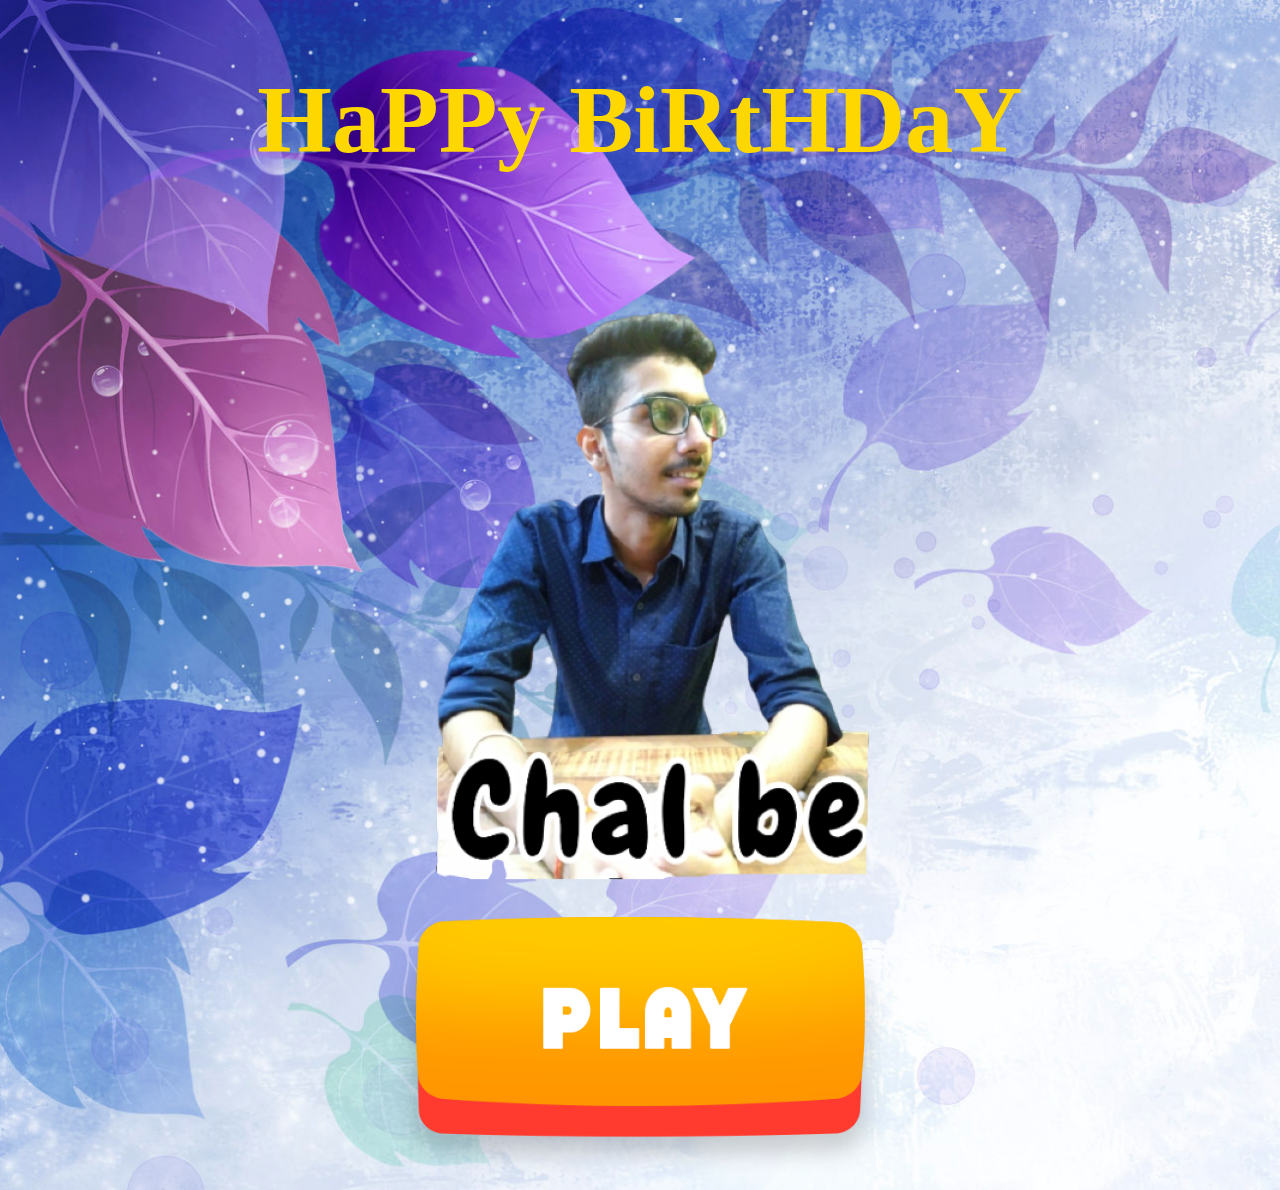
<file: memory-game-master/home.html>
<!doctype html>
<html>
<head>
<meta charset="utf-8">
<title>BirthdayS</title>
<style type="text/css">
.bold {
}
</style>
</head>
<body>
<body background="img/fields.jpg" style="background-repeat: no-repeat; background-size: cover;">

<font size="8" color="gold"><h1><center>HaPPy BiRtHDaY</h1>
 </center></h1></font>
<br>
<center><img src="img/chopra.png" alt="BHAI" title="Choprasi"/></center><br>
<center><a href="index.html"><img src="img/play.png" /></a></center>
<audio src="audio/Song.mp3" autoplay>
</audio>

</body>
</html>
</file>
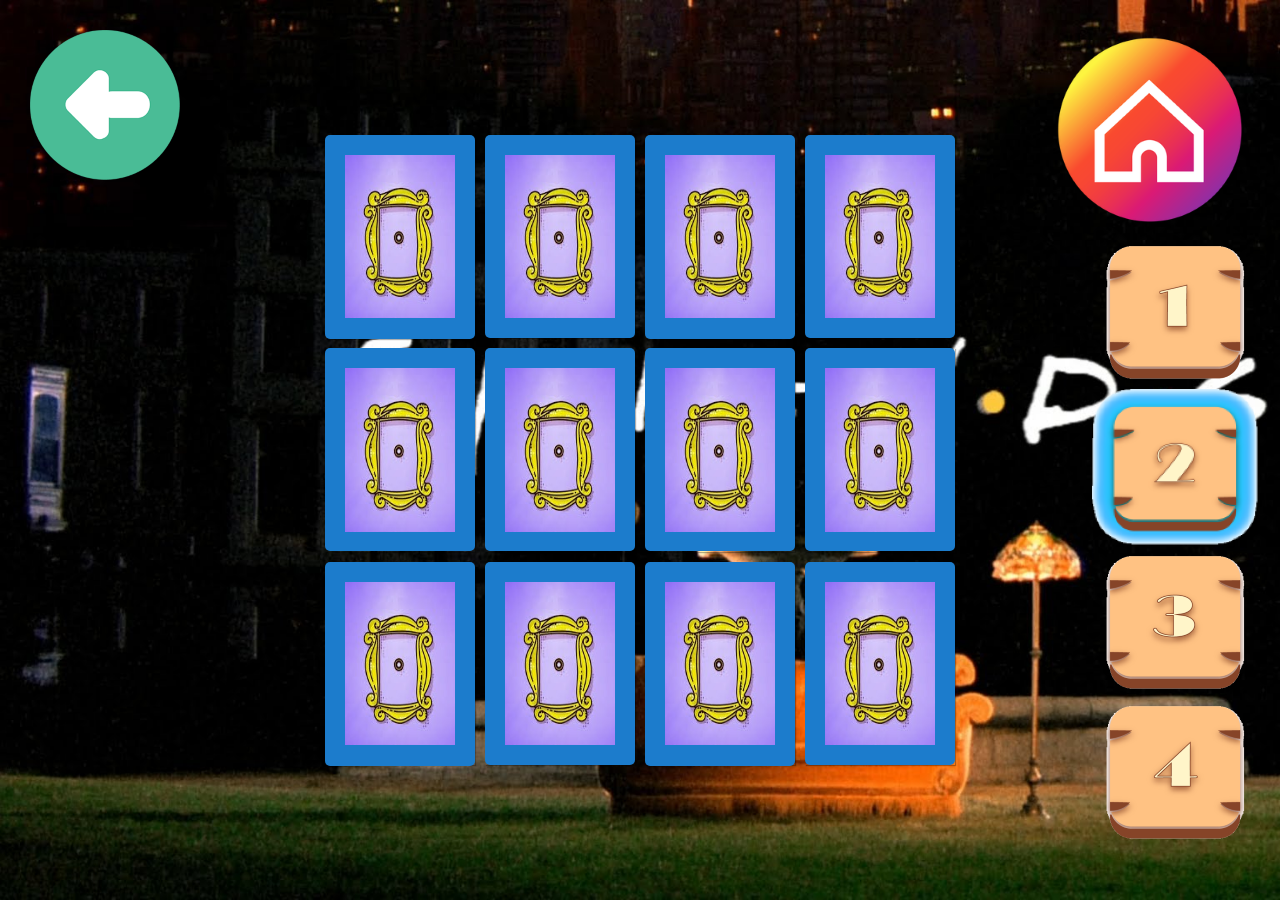
<file: memory-game-master/index2.html>
<!DOCTYPE html>
<html lang="en">
<head>
  <meta charset="UTF-8">

  <title>Memory Game</title>

  <link rel="stylesheet" href="styles.css">
</head>
<body>
<body background = "img/bg2.png" style="background-repeat: no-repeat; background-size: cover;">
  <section class="memory-game">
    <div class="memory-card" data-framework="aurelia">
      <img class="front-face" src="img/2/a.jfif" alt="Aurelia" />
      <img class="back-face" src="img/2/logo.jfif" alt="JS Badge" />
    </div>
    <div class="memory-card" data-framework="aurelia">
      <img class="front-face" src="img/2/a.jfif" alt="Aurelia" />
      <img class="back-face" src="img/2/logo.jfif" alt="JS Badge" />
    </div>

    <div class="memory-card" data-framework="vue">
      <img class="front-face" src="img/2/b.jfif" alt="Vue" />
      <img class="back-face" src="img/2/logo.jfif" alt="JS Badge" />
    </div>
    <div class="memory-card" data-framework="vue">
      <img class="front-face" src="img/2/b.jfif" alt="Vue" />
      <img class="back-face" src="img/2/logo.jfif" alt="JS Badge" />
    </div>

    <div class="memory-card" data-framework="angular">
      <img class="front-face" src="img/2/c.jfif" alt="Angular" />
      <img class="back-face" src="img/2/logo.jfif" alt="JS Badge" />
    </div>
    <div class="memory-card" data-framework="angular">
      <img class="front-face" src="img/2/c.jfif" alt="Angular" />
      <img class="back-face" src="img/2/logo.jfif" alt="JS Badge" />
    </div>

    <div class="memory-card" data-framework="ember">
      <img class="front-face" src="img/2/d.jfif" alt="Ember" />
      <img class="back-face" src="img/2/logo.jfif" alt="JS Badge" />
    </div>
    <div class="memory-card" data-framework="ember">
      <img class="front-face" src="img/2/d.jfif" alt="Ember" />
      <img class="back-face" src="img/2/logo.jfif" alt="JS Badge" />
    </div>

    <div class="memory-card" data-framework="backbone">
      <img class="front-face" src="img/2/e.jfif" alt="Backbone" />
      <img class="back-face" src="img/2/logo.jfif" alt="JS Badge" />
    </div>
    <div class="memory-card" data-framework="backbone">
      <img class="front-face" src="img/2/e.jfif" alt="Backbone" />
      <img class="back-face" src="img/2/logo.jfif" alt="JS Badge" />
    </div>

    <div class="memory-card" data-framework="react">
      <img class="front-face" src="img/2/f.jfif" alt="React" />
      <img class="back-face" src="img/2/logo.jfif" alt="JS Badge" />
    </div>
    <div class="memory-card" data-framework="react">
      <img class="front-face" src="img/2/f.jfif" alt="React" />
      <img class="back-face" src="img/2/logo.jfif" alt="JS Badge" />
    </div>
  </section>
 <a href="index.html"><img src="img/back.png" style="position: absolute; top: 30px; left: 30px;"/></a>
 <a href="home.html"><img src="buttons/home.png" style="position: absolute; top: 30px; right: 30px;"/></a>
 <a href="index.html"><img src="buttons/1.png" style="position: absolute; top: 240px; right: 30px;"></a>
 <a href="index2.html"><img src="buttons/2-2.png" style="position: absolute; top: 382px; right: 15px;"></a>
 <a href="index3.html"><img src="buttons/3.png" style="position: absolute; top: 550px; right: 30px;"></a>
 <a href="index4.html"><img src="buttons/4.png" style="position: absolute; top: 700px; right: 30px;"></a>
  <script src="scripts.js"></script>
  <audio src="audio/Friends.mp3" autoplay>
</audio>
</body>
</html>
</file>
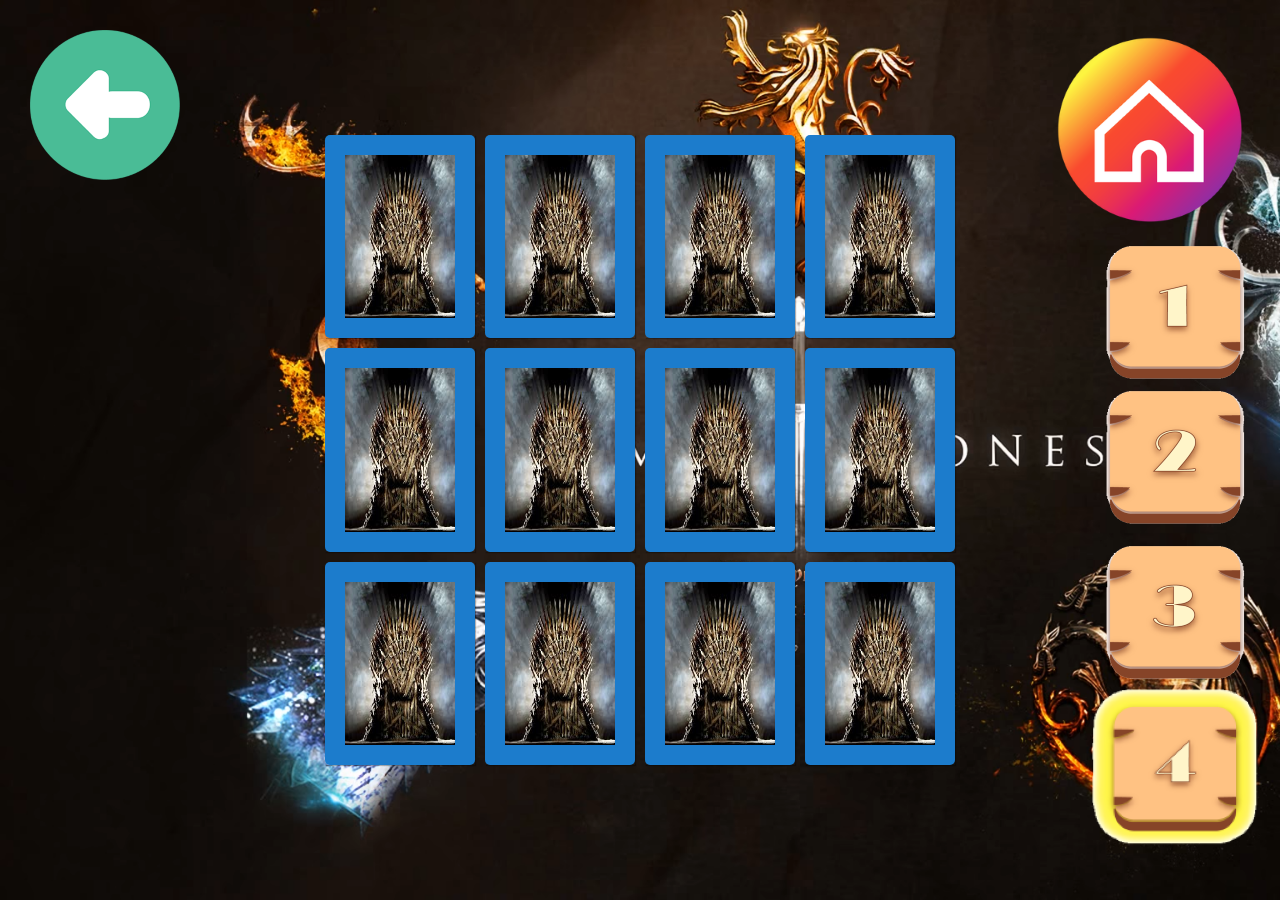
<file: memory-game-master/index4.html>
<!DOCTYPE html>
<html lang="en">
<head>
  <meta charset="UTF-8">

  <title>Memory Game</title>

  <link rel="stylesheet" href="styles.css">
</head>
<body>
<body background = "img/bg4.png" style="background-repeat: no-repeat; background-size: cover;">
  <section class="memory-game">
    <div class="memory-card" data-framework="aurelia">
      <img class="front-face" src="img/4/a.jfif" alt="Aurelia" />
      <img class="back-face" src="img/4/logo.jfif" alt="JS Badge" />
    </div>
    <div class="memory-card" data-framework="aurelia">
      <img class="front-face" src="img/4/a.jfif" alt="Aurelia" />
      <img class="back-face" src="img/4/logo.jfif" alt="JS Badge" />
    </div>

    <div class="memory-card" data-framework="vue">
      <img class="front-face" src="img/4/b.jfif" alt="Vue" />
      <img class="back-face" src="img/4/logo.jfif" alt="JS Badge" />
    </div>
    <div class="memory-card" data-framework="vue">
      <img class="front-face" src="img/4/b.jfif" alt="Vue" />
      <img class="back-face" src="img/4/logo.jfif" alt="JS Badge" />
    </div>

    <div class="memory-card" data-framework="angular">
      <img class="front-face" src="img/4/c.jfif" alt="Angular" />
      <img class="back-face" src="img/4/logo.jfif" alt="JS Badge" />
    </div>
    <div class="memory-card" data-framework="angular">
      <img class="front-face" src="img/4/c.jfif" alt="Angular" />
      <img class="back-face" src="img/4/logo.jfif" alt="JS Badge" />
    </div>

    <div class="memory-card" data-framework="ember">
      <img class="front-face" src="img/4/d.jfif" alt="Ember" />
      <img class="back-face" src="img/4/logo.jfif" alt="JS Badge" />
    </div>
    <div class="memory-card" data-framework="ember">
      <img class="front-face" src="img/4/d.jfif" alt="Ember" />
      <img class="back-face" src="img/4/logo.jfif" alt="JS Badge" />
    </div>

    <div class="memory-card" data-framework="backbone">
      <img class="front-face" src="img/4/e.jfif" alt="Backbone" />
      <img class="back-face" src="img/4/logo.jfif" alt="JS Badge" />
    </div>
    <div class="memory-card" data-framework="backbone">
      <img class="front-face" src="img/4/e.jfif" alt="Backbone" />
      <img class="back-face" src="img/4/logo.jfif" alt="JS Badge" />
    </div>

    <div class="memory-card" data-framework="react">
      <img class="front-face" src="img/4/f.jfif" alt="React" />
      <img class="back-face" src="img/4/logo.jfif" alt="JS Badge" />
    </div>
    <div class="memory-card" data-framework="react">
      <img class="front-face" src="img/4/f.jfif" alt="React" />
      <img class="back-face" src="img/4/logo.jfif" alt="JS Badge" />
    </div>
  </section>
 <a href="index3.html"><img src="img/back.png" style="position: absolute; top: 30px; left: 30px;"/></a>
 <a href="home.html"><img src="buttons/home.png" style="position: absolute; top: 30px; right: 30px;"/></a>
 <a href="index.html"><img src="buttons/1.png" style="position: absolute; top: 240px; right: 30px;"></a>
 <a href="index2.html"><img src="buttons/2.png" style="position: absolute; top: 385px; right: 30px;"></a>
 <a href="index3.html"><img src="buttons/3.png" style="position: absolute; top: 540px; right: 30px;"></a>
 <a href="index4.html"><img src="buttons/4-2.png" style="position: absolute; top: 682px; right: 15px;"></a>
  <script src="scripts.js"></script>
  <audio src="audio/GOT.mp3" autoplay>
</audio>
</body>
</html>
</file>
<file: memory-game-master/styles.css>
* {
  padding: 0;
  margin: 0;
  box-sizing: border-box;
}

body {
  height: 100vh;
  display: flex;
 
}

.memory-game {
  width: 640px;
  height: 640px;
  margin: auto;
  display: flex;
  flex-wrap: wrap;
  perspective: 1000px;
}

.memory-card {
  width: calc(25% - 10px);
  height: calc(33.333% - 10px);
  margin: 5px;
  position: relative;
  transform: scale(1);
  transform-style: preserve-3d;
  transition: transform .5s;
  box-shadow: 1px 1px 1px rgba(0,0,0,.3);
}

.memory-card:active {
  transform: scale(0.97);
  transition: transform .2s;
}

.memory-card.flip {
  transform: rotateY(180deg);
}

.front-face,
.back-face {
  width: 100%;
  height: 100%;
  padding: 20px;
  position: absolute;
  border-radius: 5px;
  background: #1C7CCC;
  backface-visibility: hidden;
}

.front-face {
  transform: rotateY(180deg);
}
</file>
